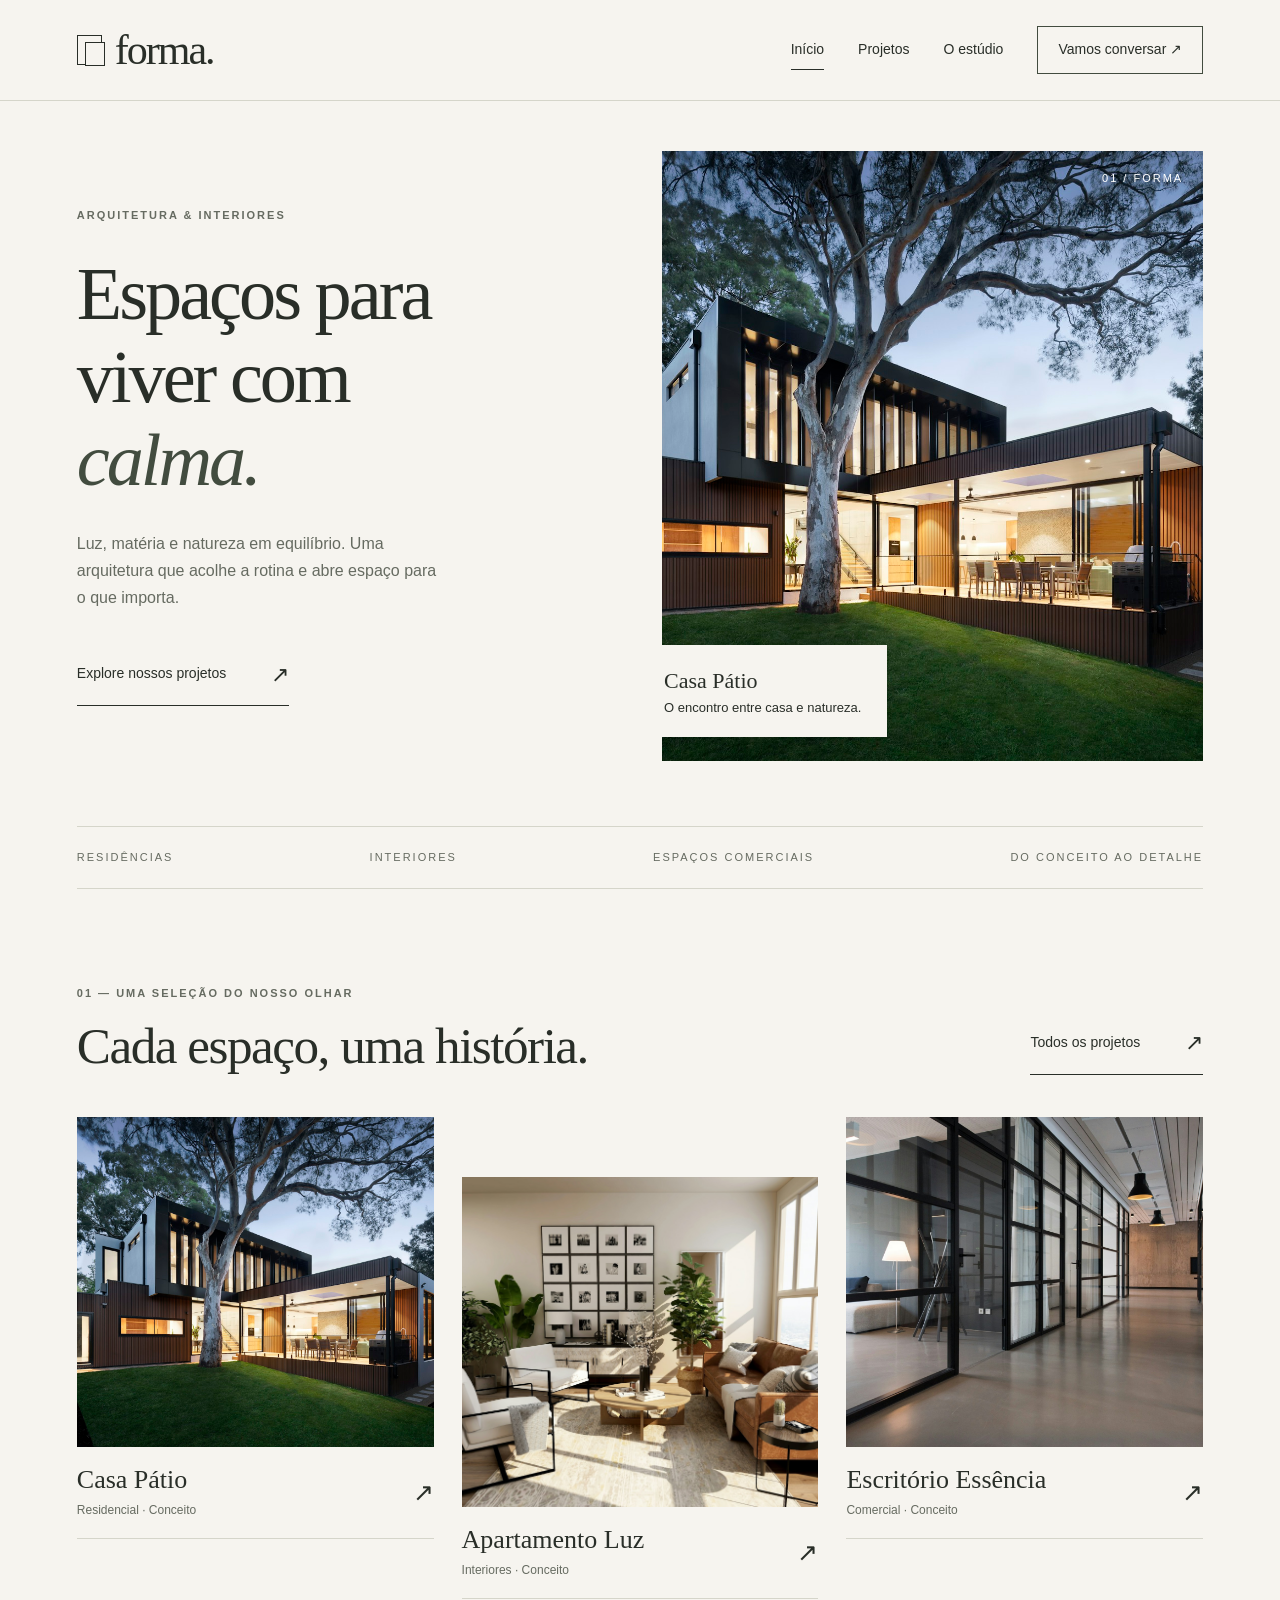
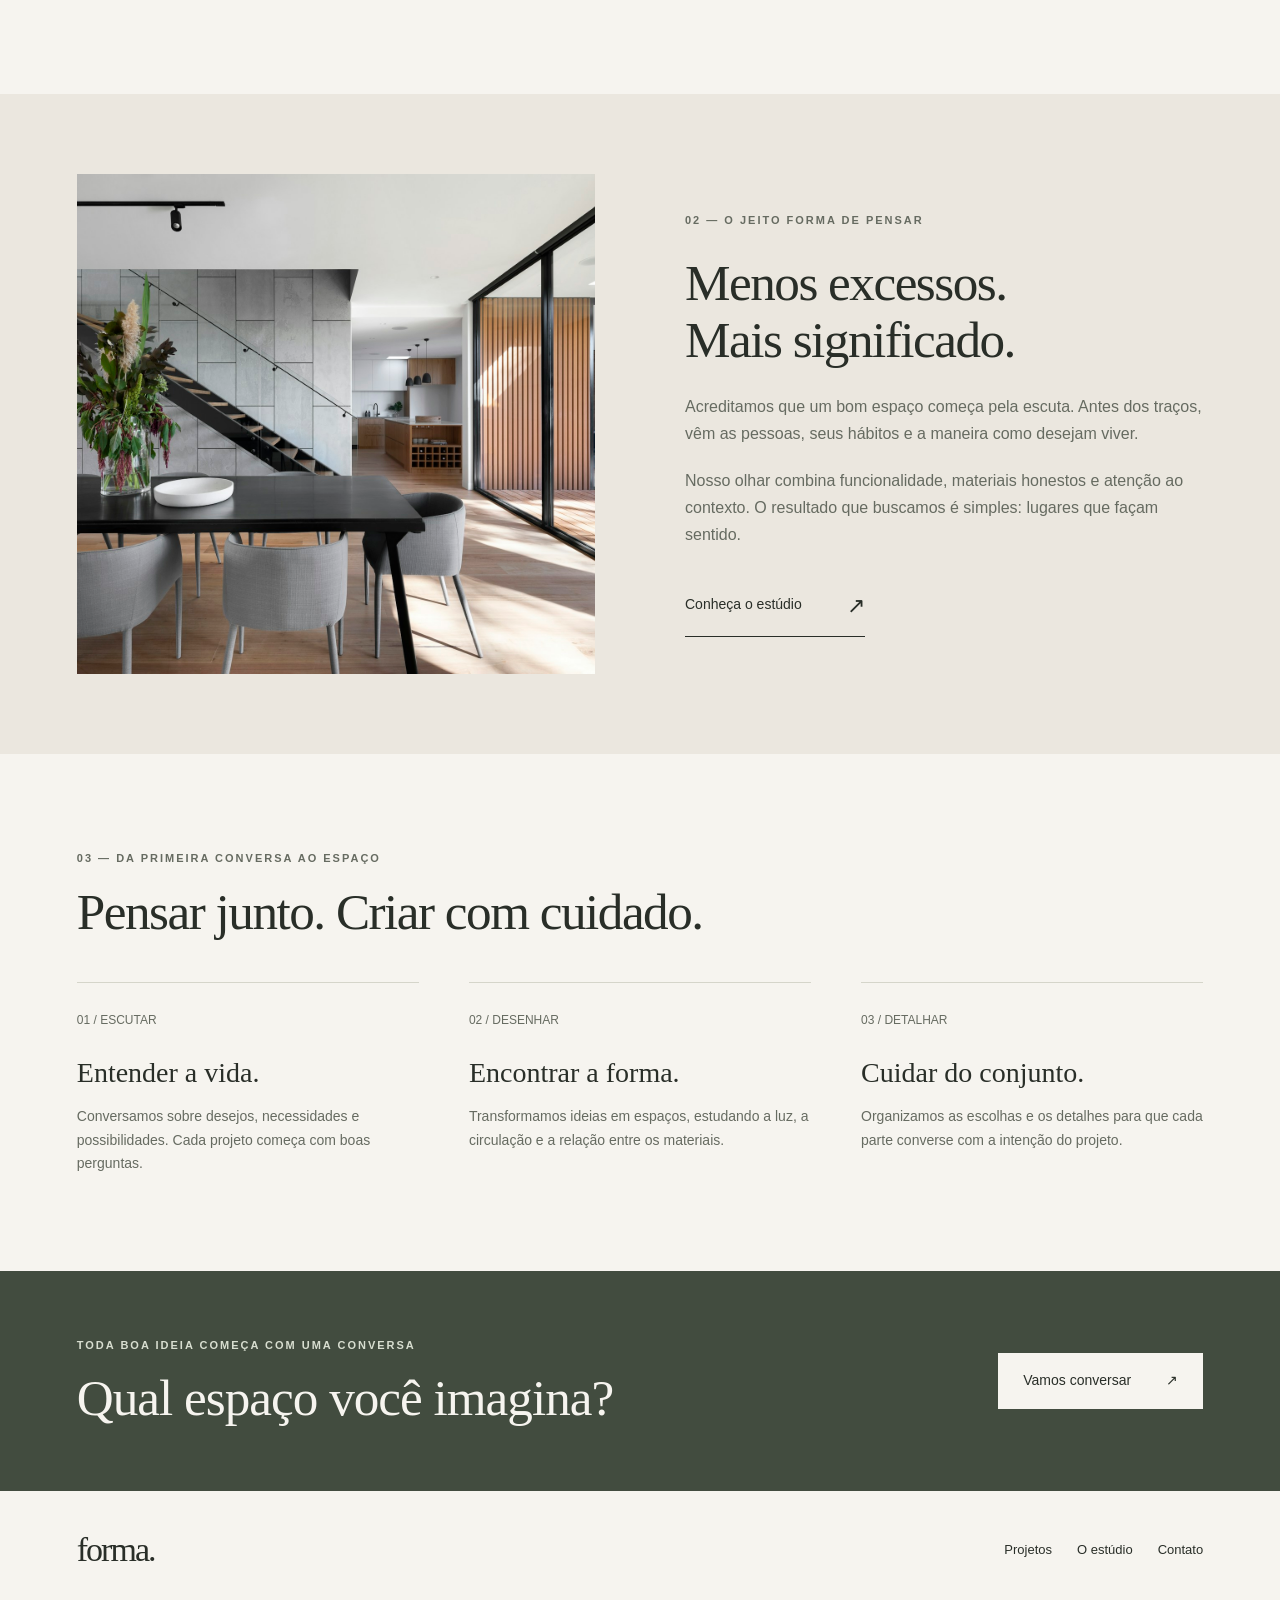
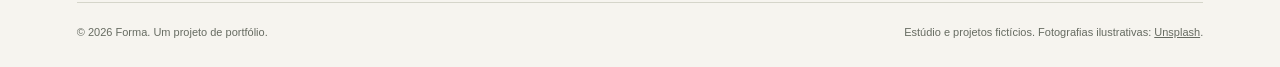
<file: index.html>
<!DOCTYPE html>
<html lang="pt-BR">
<head>
  <meta charset="UTF-8">
  <meta name="viewport" content="width=device-width, initial-scale=1.0">
  <meta name="description" content="Forma: um conceito de estúdio de arquitetura e interiores. Explore espaços, materiais e diferentes modos de habitar.">
  <title>Espaços para viver com calma | Forma Arquitetura</title>
  <link rel="icon" type="image/svg+xml" href="imagens/favicon.svg">
  <link rel="stylesheet" href="estilo.css">
  <script src="script.js" defer></script>
</head>
<body>
  <a class="pular-conteudo" href="#conteudo">Pular para o conteúdo</a>
  <header class="cabecalho">
    <div class="container barra">
      <a class="marca" href="index.html" aria-label="Forma Arquitetura, início">
        <span class="simbolo" aria-hidden="true"></span>forma.
      </a>
      <button class="botao-menu" type="button" aria-expanded="false" aria-controls="menu-principal" hidden>Menu +</button>
      <nav class="navegacao" id="menu-principal" aria-label="Navegação principal">
        <a href="index.html" aria-current="page">Início</a>
        <a href="projetos.html">Projetos</a>
        <a href="estudio.html">O estúdio</a>
        <a href="contato.html" class="link-contato">Vamos conversar ↗</a>
      </nav>
    </div>
  </header>
  <main id="conteudo">
    <section class="container hero" aria-labelledby="titulo-inicio">
      <div>
        <span class="etiqueta">Arquitetura & interiores</span>
        <h1 id="titulo-inicio">Espaços para<br>viver com<br><em>calma.</em></h1>
        <p class="descricao">Luz, matéria e natureza em equilíbrio. Uma arquitetura que acolhe a rotina e abre espaço para o que importa.</p>
        <a class="link-seta" href="projetos.html">Explore nossos projetos <span aria-hidden="true">↗</span></a>
      </div>
      <figure class="foto-hero">
        <img src="imagens/casa-patio.jpg" alt="Casa contemporânea com painéis de madeira, grandes janelas e uma árvore no jardim" width="1800" height="1200" fetchpriority="high">
        <span class="numero-foto" aria-hidden="true">01 / FORMA</span>
        <figcaption><strong>Casa Pátio</strong>O encontro entre casa e natureza.</figcaption>
      </figure>
    </section>
    <div class="container faixa" aria-label="Áreas de atuação">
      <span>Residências</span><span>Interiores</span><span>Espaços comerciais</span><span>Do conceito ao detalhe</span>
    </div>
    <section class="container secao" aria-labelledby="titulo-selecao">
      <div class="titulo-secao">
        <div><span class="etiqueta">01 — Uma seleção do nosso olhar</span><h2 id="titulo-selecao">Cada espaço, uma história.</h2></div>
        <a class="link-seta" href="projetos.html">Todos os projetos <span aria-hidden="true">↗</span></a>
      </div>
      <div class="grade-destaques">
        <a class="destaque" href="projetos.html#residenciais">
          <div class="foto-projeto">
            <img src="imagens/casa-patio.jpg" alt="Casa contemporânea com painéis de madeira, grandes janelas e uma árvore no jardim" width="1800" height="1200" loading="lazy">
          </div>
          <div class="legenda-projeto">
            <div><h3>Casa Pátio</h3><p>Residencial · Conceito</p></div>
            <span aria-hidden="true">↗</span>
          </div>
        </a>
        <a class="destaque" href="projetos.html#interiores">
          <div class="foto-projeto">
            <img src="imagens/apartamento-luz.jpg" alt="Sala de estar clara com sofá, poltronas e elementos de madeira" width="1800" height="1200" loading="lazy">
          </div>
          <div class="legenda-projeto">
            <div><h3>Apartamento Luz</h3><p>Interiores · Conceito</p></div>
            <span aria-hidden="true">↗</span>
          </div>
        </a>
        <a class="destaque" href="projetos.html#comerciais">
          <div class="foto-projeto">
            <img src="imagens/escritorio-essencia.jpg" alt="Escritório aberto com mesas compartilhadas, plantas e janelas amplas" width="1800" height="1200" loading="lazy">
          </div>
          <div class="legenda-projeto">
            <div><h3>Escritório Essência</h3><p>Comercial · Conceito</p></div>
            <span aria-hidden="true">↗</span>
          </div>
        </a>
      </div>
    </section>
    <section class="faixa-estudio" aria-labelledby="titulo-estudio">
      <div class="container duas-colunas">
        <img class="foto-estudio" src="imagens/casa-horizonte.jpg" alt="Madeira, vidro e luz natural em um ambiente integrado" width="1800" height="1200" loading="lazy">
        <div class="texto-estudio">
          <span class="etiqueta">02 — O jeito Forma de pensar</span>
          <h2 id="titulo-estudio">Menos excessos.<br>Mais significado.</h2>
          <p>Acreditamos que um bom espaço começa pela escuta. Antes dos traços, vêm as pessoas, seus hábitos e a maneira como desejam viver.</p>
          <p>Nosso olhar combina funcionalidade, materiais honestos e atenção ao contexto. O resultado que buscamos é simples: lugares que façam sentido.</p>
          <a class="link-seta" href="estudio.html">Conheça o estúdio <span aria-hidden="true">↗</span></a>
        </div>
      </div>
    </section>
    <section class="container secao" aria-labelledby="titulo-processo">
      <div class="titulo-secao"><div><span class="etiqueta">03 — Da primeira conversa ao espaço</span><h2 id="titulo-processo">Pensar junto. Criar com cuidado.</h2></div></div>
      <div class="grade-processo">
        <article class="passo"><span class="numero">01 / ESCUTAR</span><h3>Entender a vida.</h3><p>Conversamos sobre desejos, necessidades e possibilidades. Cada projeto começa com boas perguntas.</p></article>
        <article class="passo"><span class="numero">02 / DESENHAR</span><h3>Encontrar a forma.</h3><p>Transformamos ideias em espaços, estudando a luz, a circulação e a relação entre os materiais.</p></article>
        <article class="passo"><span class="numero">03 / DETALHAR</span><h3>Cuidar do conjunto.</h3><p>Organizamos as escolhas e os detalhes para que cada parte converse com a intenção do projeto.</p></article>
      </div>
    </section>
  <section class="convite" aria-labelledby="titulo-convite">
    <div class="container">
      <div>
        <span class="etiqueta">Toda boa ideia começa com uma conversa</span>
        <h2 id="titulo-convite">Qual espaço você imagina?</h2>
      </div>
      <a class="botao botao-claro" href="contato.html">Vamos conversar <span aria-hidden="true">↗</span></a>
    </div>
  </section>
  </main>
  <footer class="rodape">
    <div class="container">
      <div class="rodape-linha">
        <a class="marca" href="index.html" aria-label="Forma Arquitetura, início">forma.</a>
        <div class="rodape-links">
          <a href="projetos.html">Projetos</a>
          <a href="estudio.html">O estúdio</a>
          <a href="contato.html">Contato</a>
        </div>
      </div>
      <div class="rodape-nota">
        <p>© 2026 Forma. Um projeto de portfólio.</p>
        <p>Estúdio e projetos fictícios. Fotografias ilustrativas: <a href="https://unsplash.com" target="_blank" rel="noopener noreferrer">Unsplash</a>.</p>
      </div>
    </div>
  </footer>
</body>
</html>
</file>
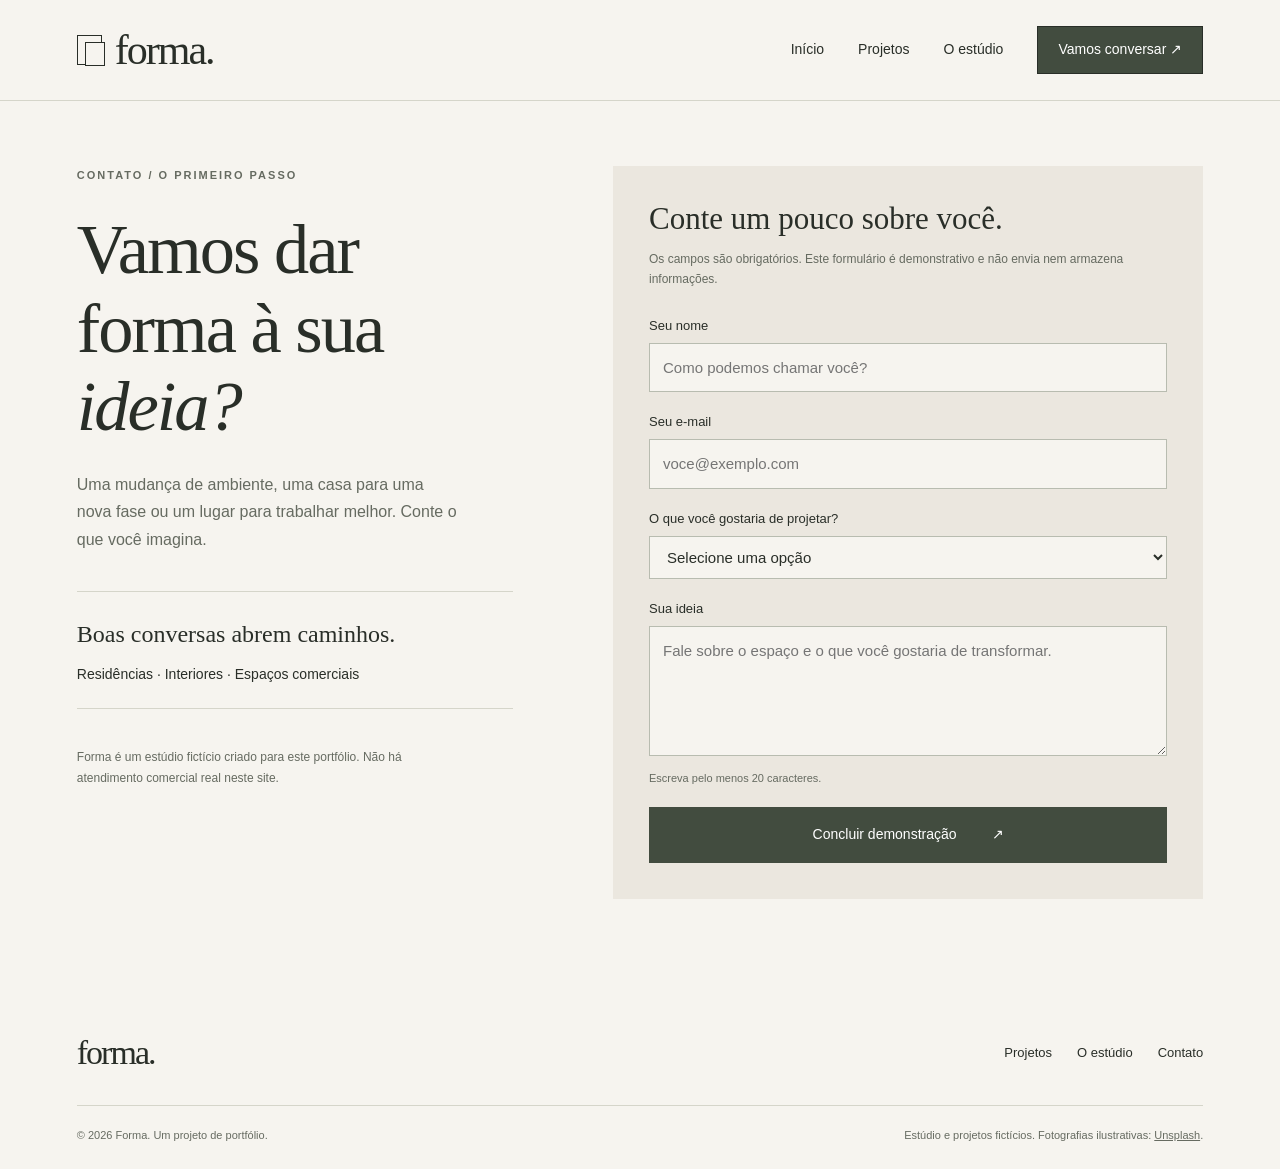
<file: contato.html>
<!DOCTYPE html>
<html lang="pt-BR">
<head>
  <meta charset="UTF-8">
  <meta name="viewport" content="width=device-width, initial-scale=1.0">
  <meta name="description" content="Explore um formulário demonstrativo para um escritório fictício de arquitetura e interiores.">
  <title>Vamos conversar | Forma Arquitetura</title>
  <link rel="icon" type="image/svg+xml" href="imagens/favicon.svg">
  <link rel="stylesheet" href="estilo.css">
  <script src="script.js" defer></script>
</head>
<body>
  <a class="pular-conteudo" href="#conteudo">Pular para o conteúdo</a>
  <header class="cabecalho">
    <div class="container barra">
      <a class="marca" href="index.html" aria-label="Forma Arquitetura, início">
        <span class="simbolo" aria-hidden="true"></span>forma.
      </a>
      <button class="botao-menu" type="button" aria-expanded="false" aria-controls="menu-principal" hidden>Menu +</button>
      <nav class="navegacao" id="menu-principal" aria-label="Navegação principal">
        <a href="index.html">Início</a>
        <a href="projetos.html">Projetos</a>
        <a href="estudio.html">O estúdio</a>
        <a href="contato.html" aria-current="page" class="link-contato">Vamos conversar ↗</a>
      </nav>
    </div>
  </header>
  <main id="conteudo">
    <div class="container contato">
      <section class="contato-intro" aria-labelledby="titulo-contato">
        <span class="etiqueta">Contato / O primeiro passo</span>
        <h1 id="titulo-contato">Vamos dar<br>forma à sua<br><em>ideia?</em></h1>
        <p>Uma mudança de ambiente, uma casa para uma nova fase ou um lugar para trabalhar melhor. Conte o que você imagina.</p>
        <div class="contato-info"><strong>Boas conversas abrem caminhos.</strong><p>Residências · Interiores · Espaços comerciais</p></div>
        <p class="nota-demo">Forma é um estúdio fictício criado para este portfólio. Não há atendimento comercial real neste site.</p>
      </section>
      <form class="formulario">
        <h2>Conte um pouco sobre você.</h2>
        <p>Os campos são obrigatórios. Este formulário é demonstrativo e não envia nem armazena informações.</p>
        <div class="campo">
          <label for="nome">Seu nome</label>
          <input type="text" id="nome" name="nome" placeholder="Como podemos chamar você?" autocomplete="name" minlength="2" maxlength="80" required>
        </div>
        <div class="campo">
          <label for="email">Seu e-mail</label>
          <input type="email" id="email" name="email" placeholder="voce@exemplo.com" autocomplete="email" maxlength="120" required>
        </div>
        <div class="campo">
          <label for="tipo">O que você gostaria de projetar?</label>
          <select id="tipo" name="tipo" required>
            <option value="">Selecione uma opção</option>
            <option value="residencial">Uma residência</option>
            <option value="interiores">Um projeto de interiores</option>
            <option value="comercial">Um espaço comercial</option>
          </select>
        </div>
        <div class="campo">
          <label for="mensagem">Sua ideia</label>
          <textarea id="mensagem" name="mensagem" placeholder="Fale sobre o espaço e o que você gostaria de transformar." minlength="20" maxlength="2000" aria-describedby="ajuda-mensagem" required></textarea>
          <small class="ajuda" id="ajuda-mensagem">Escreva pelo menos 20 caracteres.</small>
        </div>
        <button class="botao" type="submit" disabled>Concluir demonstração <span aria-hidden="true">↗</span></button>
        <div class="resposta-formulario" role="status" aria-live="polite" tabindex="-1" hidden></div>
        <noscript><p class="nota-demo">Ative o JavaScript para concluir a demonstração. Não preencha dados pessoais com o JavaScript desativado.</p></noscript>
      </form>
    </div>
  </main>
  <footer class="rodape">
    <div class="container">
      <div class="rodape-linha">
        <a class="marca" href="index.html" aria-label="Forma Arquitetura, início">forma.</a>
        <div class="rodape-links">
          <a href="projetos.html">Projetos</a>
          <a href="estudio.html">O estúdio</a>
          <a href="contato.html">Contato</a>
        </div>
      </div>
      <div class="rodape-nota">
        <p>© 2026 Forma. Um projeto de portfólio.</p>
        <p>Estúdio e projetos fictícios. Fotografias ilustrativas: <a href="https://unsplash.com" target="_blank" rel="noopener noreferrer">Unsplash</a>.</p>
      </div>
    </div>
  </footer>
</body>
</html>
</file>
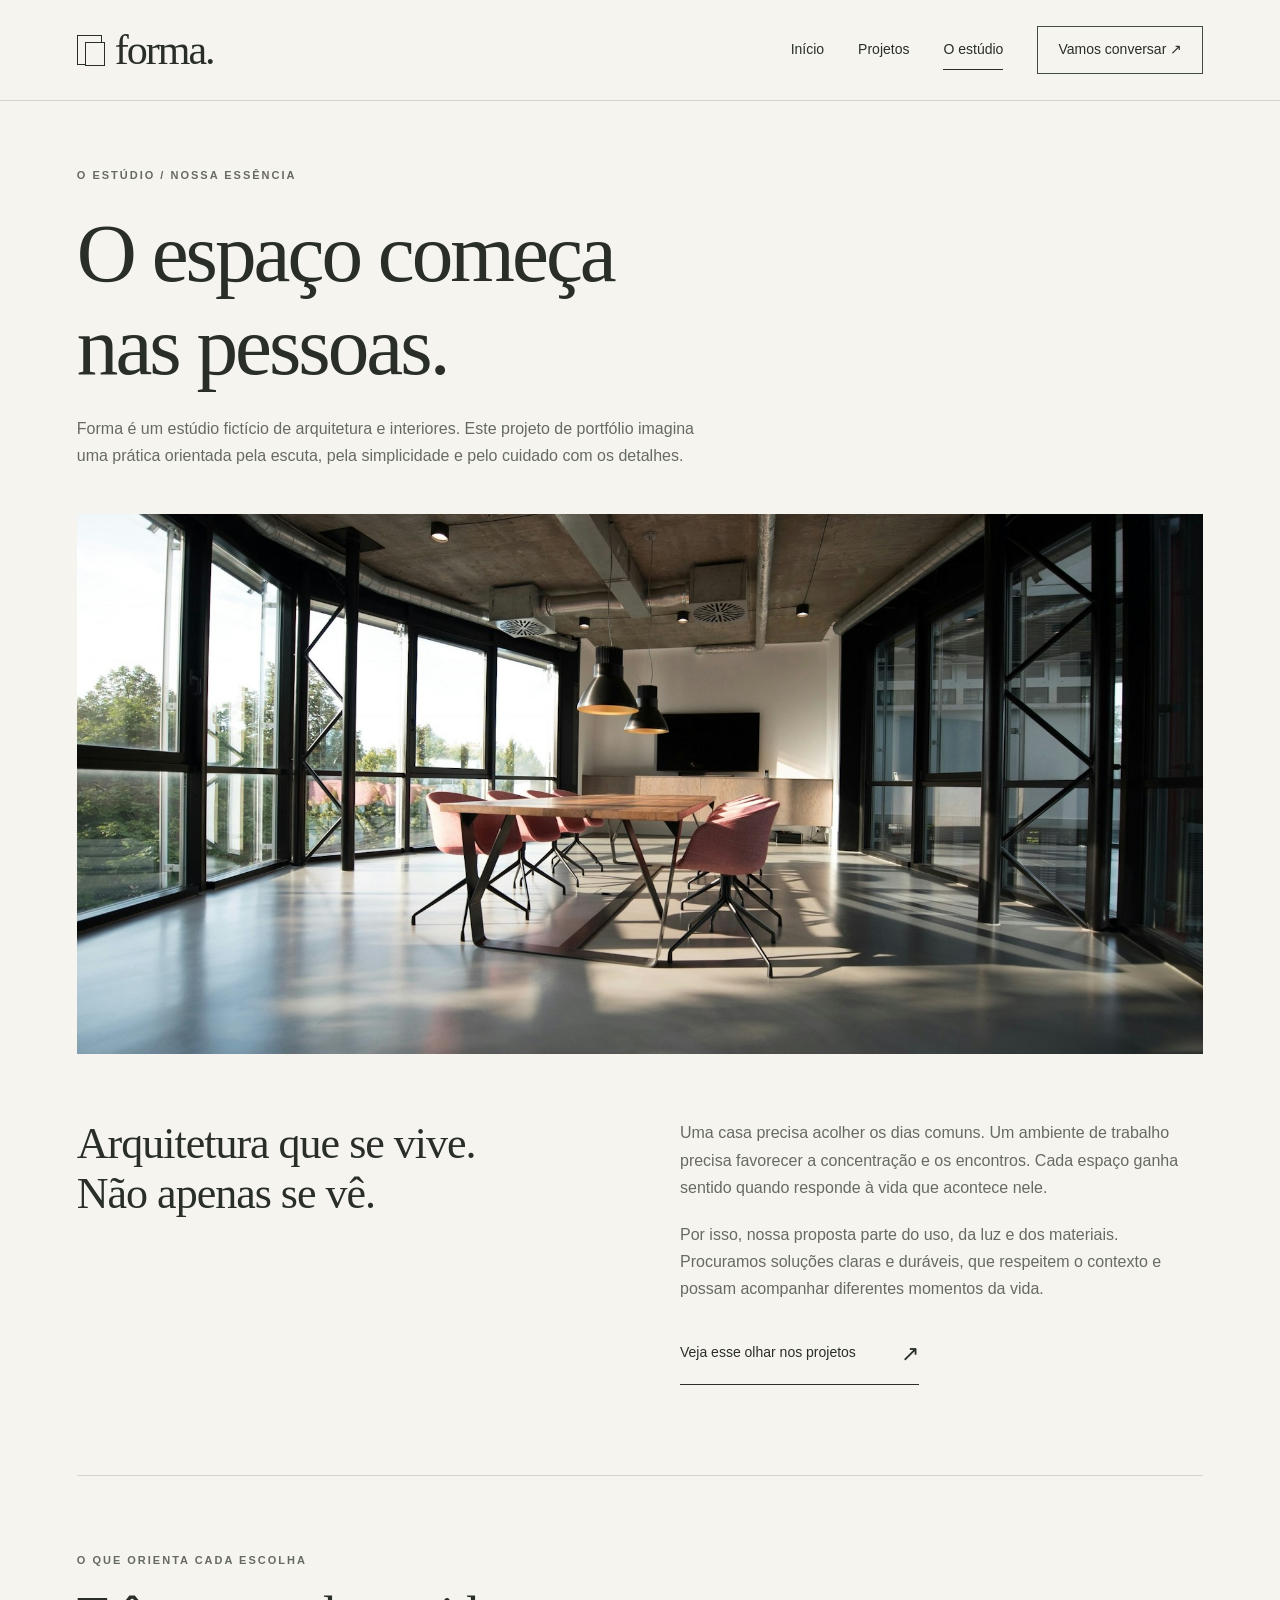
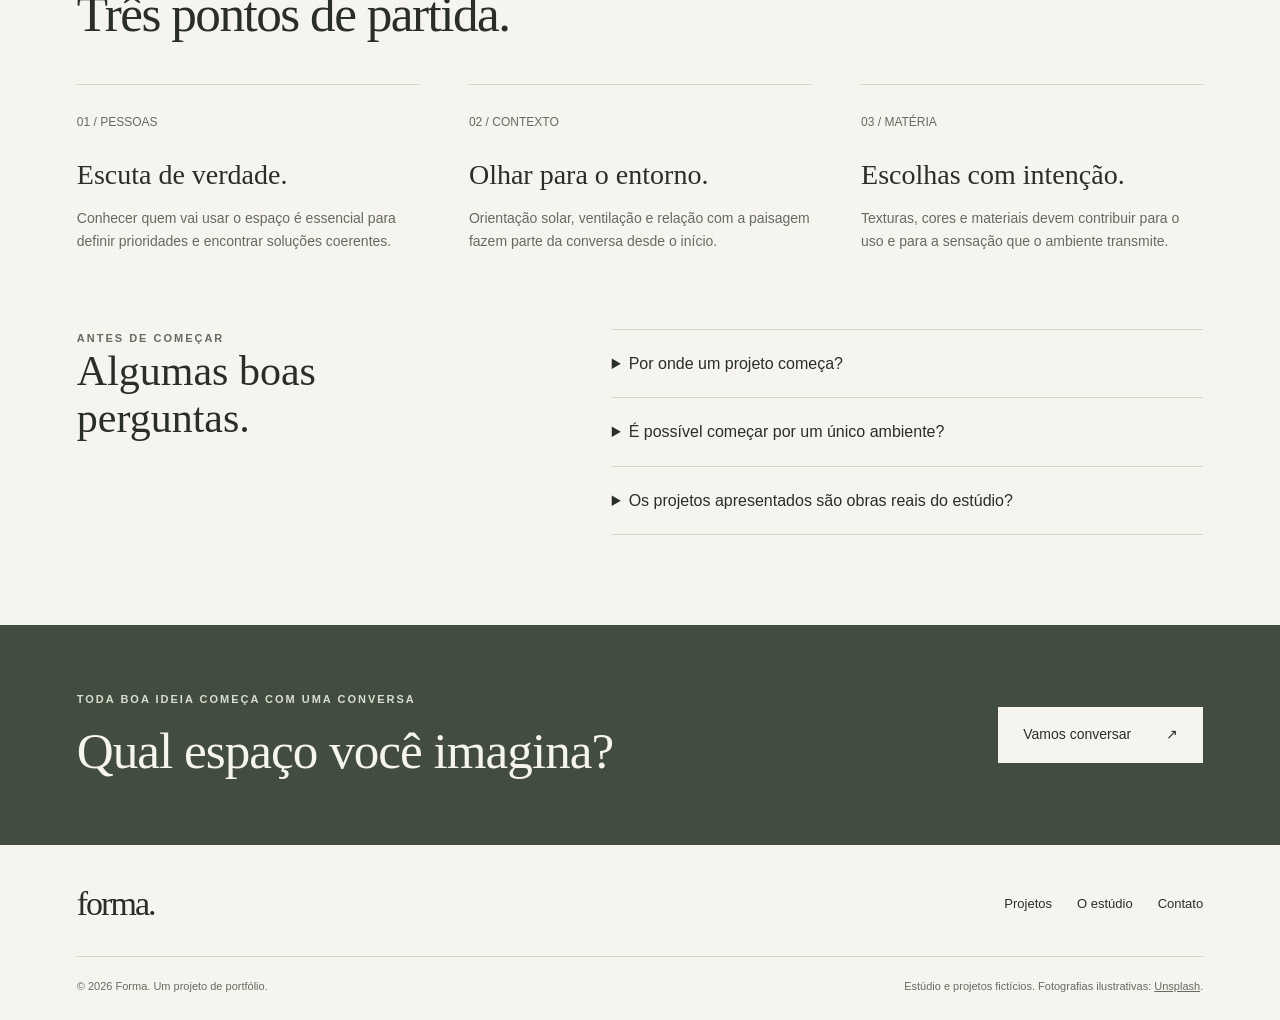
<file: estudio.html>
<!DOCTYPE html>
<html lang="pt-BR">
<head>
  <meta charset="UTF-8">
  <meta name="viewport" content="width=device-width, initial-scale=1.0">
  <meta name="description" content="Conheça o conceito do Forma: arquitetura centrada nas pessoas, no contexto e na escolha cuidadosa dos materiais.">
  <title>O estúdio | Forma Arquitetura</title>
  <link rel="icon" type="image/svg+xml" href="imagens/favicon.svg">
  <link rel="stylesheet" href="estilo.css">
  <script src="script.js" defer></script>
</head>
<body>
  <a class="pular-conteudo" href="#conteudo">Pular para o conteúdo</a>
  <header class="cabecalho">
    <div class="container barra">
      <a class="marca" href="index.html" aria-label="Forma Arquitetura, início">
        <span class="simbolo" aria-hidden="true"></span>forma.
      </a>
      <button class="botao-menu" type="button" aria-expanded="false" aria-controls="menu-principal" hidden>Menu +</button>
      <nav class="navegacao" id="menu-principal" aria-label="Navegação principal">
        <a href="index.html">Início</a>
        <a href="projetos.html">Projetos</a>
        <a href="estudio.html" aria-current="page">O estúdio</a>
        <a href="contato.html" class="link-contato">Vamos conversar ↗</a>
      </nav>
    </div>
  </header>
  <main id="conteudo">
    <div class="container">
      <header class="abertura-pagina abertura-estudio">
        <span class="etiqueta">O estúdio / Nossa essência</span>
        <h1>O espaço começa<br>nas pessoas.</h1>
        <p>Forma é um estúdio fictício de arquitetura e interiores. Este projeto de portfólio imagina uma prática orientada pela escuta, pela simplicidade e pelo cuidado com os detalhes.</p>
      </header>
      <img class="imagem-ampla" src="imagens/estudio.jpg" alt="Ambiente de trabalho amplo, com mesas compartilhadas e luz natural" width="1800" height="1200" fetchpriority="high">
      <section class="manifesto" aria-labelledby="titulo-manifesto">
        <h2 id="titulo-manifesto">Arquitetura que se vive.<br>Não apenas se vê.</h2>
        <div><p>Uma casa precisa acolher os dias comuns. Um ambiente de trabalho precisa favorecer a concentração e os encontros. Cada espaço ganha sentido quando responde à vida que acontece nele.</p><p>Por isso, nossa proposta parte do uso, da luz e dos materiais. Procuramos soluções claras e duráveis, que respeitem o contexto e possam acompanhar diferentes momentos da vida.</p><a class="link-seta" href="projetos.html">Veja esse olhar nos projetos <span aria-hidden="true">↗</span></a></div>
      </section>
      <section class="valores" aria-labelledby="titulo-valores">
        <div class="titulo-secao"><div><span class="etiqueta">O que orienta cada escolha</span><h2 id="titulo-valores">Três pontos de partida.</h2></div></div>
        <div class="grade-processo">
          <article class="passo"><span class="numero">01 / PESSOAS</span><h3>Escuta de verdade.</h3><p>Conhecer quem vai usar o espaço é essencial para definir prioridades e encontrar soluções coerentes.</p></article>
          <article class="passo"><span class="numero">02 / CONTEXTO</span><h3>Olhar para o entorno.</h3><p>Orientação solar, ventilação e relação com a paisagem fazem parte da conversa desde o início.</p></article>
          <article class="passo"><span class="numero">03 / MATÉRIA</span><h3>Escolhas com intenção.</h3><p>Texturas, cores e materiais devem contribuir para o uso e para a sensação que o ambiente transmite.</p></article>
        </div>
      </section>
      <section class="perguntas" aria-labelledby="titulo-perguntas">
        <div><span class="etiqueta">Antes de começar</span><h2 id="titulo-perguntas">Algumas boas<br>perguntas.</h2></div>
        <div>
          <details><summary>Por onde um projeto começa?</summary><p>Pela conversa sobre a rotina, o espaço disponível e o que se deseja transformar. Essas informações orientam os primeiros estudos.</p></details>
          <details><summary>É possível começar por um único ambiente?</summary><p>Sim. Uma proposta pode estudar um ambiente específico ou a relação entre vários espaços, conforme o objetivo definido no início.</p></details>
          <details><summary>Os projetos apresentados são obras reais do estúdio?</summary><p>Não. O estúdio e os conceitos são fictícios, criados para este portfólio de desenvolvimento web. As fotografias do Unsplash são referências ilustrativas e não representam obras de autoria do Forma.</p></details>
        </div>
      </section>
    </div>
  <section class="convite" aria-labelledby="titulo-convite">
    <div class="container">
      <div>
        <span class="etiqueta">Toda boa ideia começa com uma conversa</span>
        <h2 id="titulo-convite">Qual espaço você imagina?</h2>
      </div>
      <a class="botao botao-claro" href="contato.html">Vamos conversar <span aria-hidden="true">↗</span></a>
    </div>
  </section>
  </main>
  <footer class="rodape">
    <div class="container">
      <div class="rodape-linha">
        <a class="marca" href="index.html" aria-label="Forma Arquitetura, início">forma.</a>
        <div class="rodape-links">
          <a href="projetos.html">Projetos</a>
          <a href="estudio.html">O estúdio</a>
          <a href="contato.html">Contato</a>
        </div>
      </div>
      <div class="rodape-nota">
        <p>© 2026 Forma. Um projeto de portfólio.</p>
        <p>Estúdio e projetos fictícios. Fotografias ilustrativas: <a href="https://unsplash.com" target="_blank" rel="noopener noreferrer">Unsplash</a>.</p>
      </div>
    </div>
  </footer>
</body>
</html>
</file>
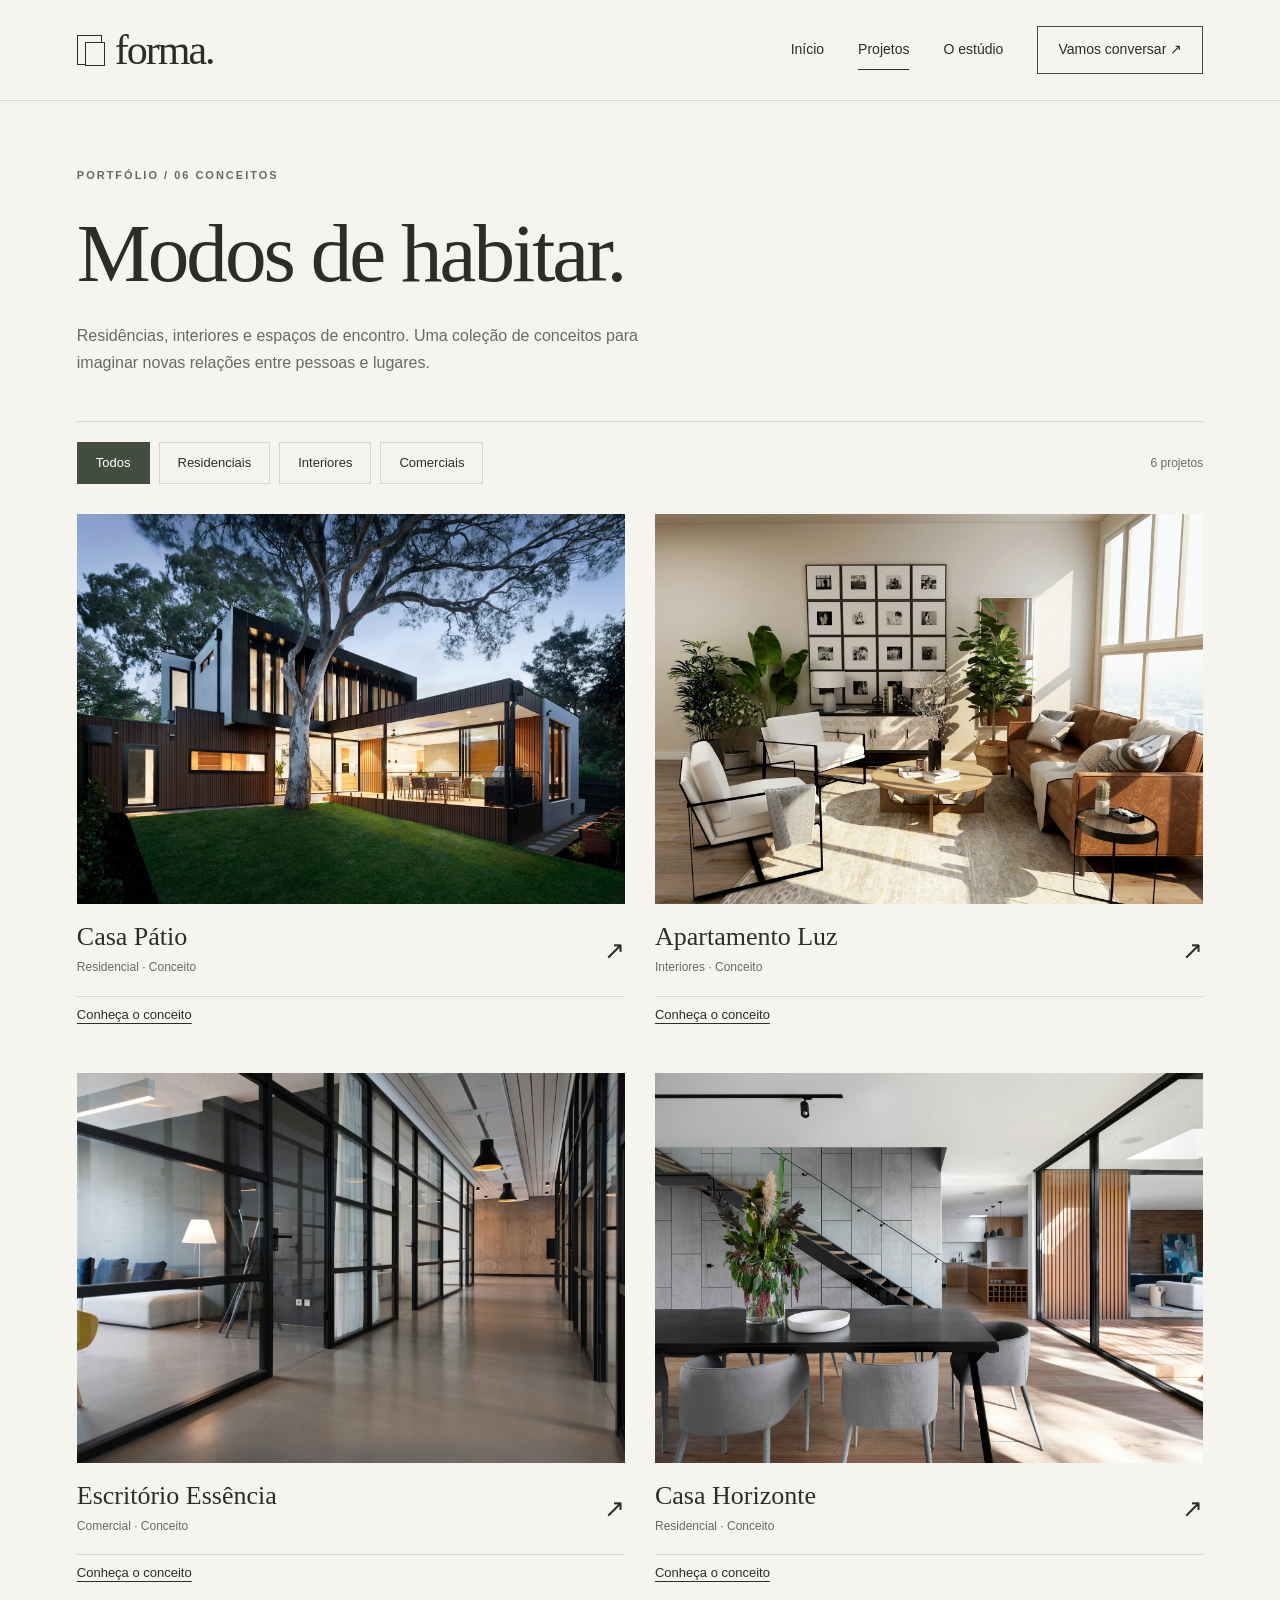
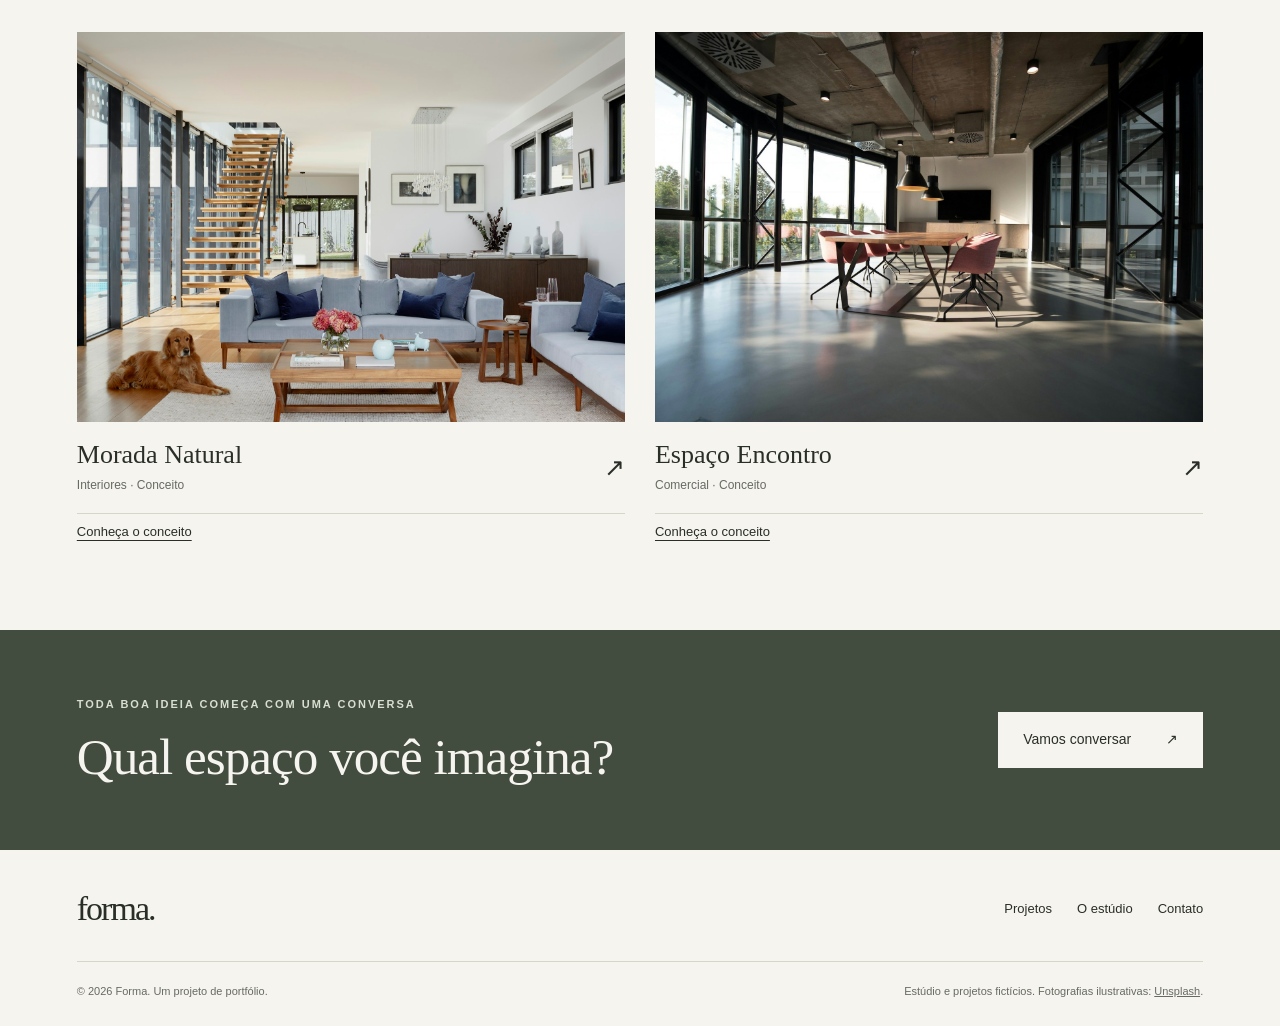
<file: projetos.html>
<!DOCTYPE html>
<html lang="pt-BR">
<head>
  <meta charset="UTF-8">
  <meta name="viewport" content="width=device-width, initial-scale=1.0">
  <meta name="description" content="Conheça seis conceitos de residências, interiores e espaços comerciais no portfólio fictício do Forma.">
  <title>Projetos | Forma Arquitetura</title>
  <link rel="icon" type="image/svg+xml" href="imagens/favicon.svg">
  <link rel="stylesheet" href="estilo.css">
  <script src="script.js" defer></script>
</head>
<body>
  <a class="pular-conteudo" href="#conteudo">Pular para o conteúdo</a>
  <header class="cabecalho">
    <div class="container barra">
      <a class="marca" href="index.html" aria-label="Forma Arquitetura, início">
        <span class="simbolo" aria-hidden="true"></span>forma.
      </a>
      <button class="botao-menu" type="button" aria-expanded="false" aria-controls="menu-principal" hidden>Menu +</button>
      <nav class="navegacao" id="menu-principal" aria-label="Navegação principal">
        <a href="index.html">Início</a>
        <a href="projetos.html" aria-current="page">Projetos</a>
        <a href="estudio.html">O estúdio</a>
        <a href="contato.html" class="link-contato">Vamos conversar ↗</a>
      </nav>
    </div>
  </header>
  <main id="conteudo">
    <div class="container">
      <header class="abertura-pagina">
        <span class="etiqueta">Portfólio / 06 conceitos</span>
        <h1>Modos de habitar.</h1>
        <p>Residências, interiores e espaços de encontro. Uma coleção de conceitos para imaginar novas relações entre pessoas e lugares.</p>
      </header>
      <div class="barra-filtros">
        <div class="filtros" role="group" aria-label="Filtrar projetos por categoria">
          <button class="filtro ativo" type="button" data-filtro="todos" aria-pressed="true">Todos</button>
          <button class="filtro" id="residenciais" type="button" data-filtro="residenciais" aria-pressed="false">Residenciais</button>
          <button class="filtro" id="interiores" type="button" data-filtro="interiores" aria-pressed="false">Interiores</button>
          <button class="filtro" id="comerciais" type="button" data-filtro="comerciais" aria-pressed="false">Comerciais</button>
        </div>
        <p class="contador" role="status" aria-live="polite">6 projetos</p>
      </div>
      <noscript><p class="aviso-sem-js">Todos os projetos estão disponíveis abaixo. Ative o JavaScript para usar os filtros e abrir os detalhes.</p></noscript>
      <div class="grade-projetos">
      <article class="cartao-projeto" data-categoria="residenciais" data-descricao="Um conceito de casa que aproxima a vida cotidiana do jardim. A proposta explora aberturas generosas, materiais naturais e ambientes que convidam a permanecer. A fotografia é uma referência visual ilustrativa.">
        <div class="foto-projeto"><img src="imagens/casa-patio.jpg" alt="Casa contemporânea com painéis de madeira, grandes janelas e uma árvore no jardim" width="1800" height="1200" loading="lazy"></div>
        <div class="legenda-projeto">
          <div><h3>Casa Pátio</h3><p class="tipo-projeto">Residencial · Conceito</p></div>
          <span aria-hidden="true">↗</span>
        </div>
        <button class="detalhes-projeto" type="button" aria-label="Ver detalhes de Casa Pátio">Conheça o conceito</button>
      </article>
      <article class="cartao-projeto" data-categoria="interiores" data-descricao="Uma proposta de interiores guiada pela luz natural e por uma paleta tranquila. Móveis de linhas simples e materiais acolhedores ajudam a criar um espaço confortável para diferentes momentos da rotina. A fotografia é uma referência visual ilustrativa.">
        <div class="foto-projeto"><img src="imagens/apartamento-luz.jpg" alt="Sala de estar clara com sofá, poltronas e elementos de madeira" width="1800" height="1200" loading="lazy"></div>
        <div class="legenda-projeto">
          <div><h3>Apartamento Luz</h3><p class="tipo-projeto">Interiores · Conceito</p></div>
          <span aria-hidden="true">↗</span>
        </div>
        <button class="detalhes-projeto" type="button" aria-label="Ver detalhes de Apartamento Luz">Conheça o conceito</button>
      </article>
      <article class="cartao-projeto" data-categoria="comerciais" data-descricao="Um conceito de espaço de trabalho com áreas compartilhadas, circulação livre e presença de vegetação. A proposta equilibra momentos de concentração com oportunidades de encontro. A fotografia é uma referência visual ilustrativa.">
        <div class="foto-projeto"><img src="imagens/escritorio-essencia.jpg" alt="Escritório aberto com mesas compartilhadas, plantas e janelas amplas" width="1800" height="1200" loading="lazy"></div>
        <div class="legenda-projeto">
          <div><h3>Escritório Essência</h3><p class="tipo-projeto">Comercial · Conceito</p></div>
          <span aria-hidden="true">↗</span>
        </div>
        <button class="detalhes-projeto" type="button" aria-label="Ver detalhes de Escritório Essência">Conheça o conceito</button>
      </article>
      <article class="cartao-projeto" data-categoria="residenciais" data-descricao="Um estudo residencial em que sala, jantar e varanda formam uma sequência de espaços conectados. Madeira, vidro e tons neutros orientam a composição e valorizam a relação entre dentro e fora. A fotografia é uma referência visual ilustrativa.">
        <div class="foto-projeto"><img src="imagens/casa-horizonte.jpg" alt="Ambiente integrado com mesa de jantar, escada e portas de vidro abertas para a varanda" width="1800" height="1200" loading="lazy"></div>
        <div class="legenda-projeto">
          <div><h3>Casa Horizonte</h3><p class="tipo-projeto">Residencial · Conceito</p></div>
          <span aria-hidden="true">↗</span>
        </div>
        <button class="detalhes-projeto" type="button" aria-label="Ver detalhes de Casa Horizonte">Conheça o conceito</button>
      </article>
      <article class="cartao-projeto" data-categoria="interiores" data-descricao="Uma proposta para viver com mais leveza. A seleção de texturas, o aproveitamento da iluminação e a disposição dos móveis procuram tornar os ambientes agradáveis e fáceis de usar. A fotografia é uma referência visual ilustrativa.">
        <div class="foto-projeto"><img src="imagens/interior-natural.jpg" alt="Sala com sofá cinza, escada de madeira e amplas portas de vidro" width="1800" height="1200" loading="lazy"></div>
        <div class="legenda-projeto">
          <div><h3>Morada Natural</h3><p class="tipo-projeto">Interiores · Conceito</p></div>
          <span aria-hidden="true">↗</span>
        </div>
        <button class="detalhes-projeto" type="button" aria-label="Ver detalhes de Morada Natural">Conheça o conceito</button>
      </article>
      <article class="cartao-projeto" data-categoria="comerciais" data-descricao="Um conceito de ambiente comercial pensado para receber, trabalhar e trocar ideias. Áreas abertas e pontos de convivência sugerem diferentes possibilidades de uso ao longo do dia. A fotografia é uma referência visual ilustrativa.">
        <div class="foto-projeto"><img src="imagens/estudio.jpg" alt="Espaço de trabalho com mesas, cadeiras e iluminação natural" width="1800" height="1200" loading="lazy"></div>
        <div class="legenda-projeto">
          <div><h3>Espaço Encontro</h3><p class="tipo-projeto">Comercial · Conceito</p></div>
          <span aria-hidden="true">↗</span>
        </div>
        <button class="detalhes-projeto" type="button" aria-label="Ver detalhes de Espaço Encontro">Conheça o conceito</button>
      </article>
      </div>
    </div>
    <dialog class="janela-projeto" aria-labelledby="titulo-janela">
      <div class="conteudo-janela">
        <button class="fechar-janela" type="button">Fechar ×</button>
        <img class="imagem-janela" alt="" width="1800" height="1200">
        <div class="texto-janela">
          <span class="etiqueta"></span>
          <h2 id="titulo-janela"></h2>
          <p class="descricao-projeto"></p>
          <a class="link-seta" href="contato.html">Vamos pensar no seu espaço? <span aria-hidden="true">↗</span></a>
        </div>
      </div>
    </dialog>
  <section class="convite" aria-labelledby="titulo-convite">
    <div class="container">
      <div>
        <span class="etiqueta">Toda boa ideia começa com uma conversa</span>
        <h2 id="titulo-convite">Qual espaço você imagina?</h2>
      </div>
      <a class="botao botao-claro" href="contato.html">Vamos conversar <span aria-hidden="true">↗</span></a>
    </div>
  </section>
  </main>
  <footer class="rodape">
    <div class="container">
      <div class="rodape-linha">
        <a class="marca" href="index.html" aria-label="Forma Arquitetura, início">forma.</a>
        <div class="rodape-links">
          <a href="projetos.html">Projetos</a>
          <a href="estudio.html">O estúdio</a>
          <a href="contato.html">Contato</a>
        </div>
      </div>
      <div class="rodape-nota">
        <p>© 2026 Forma. Um projeto de portfólio.</p>
        <p>Estúdio e projetos fictícios. Fotografias ilustrativas: <a href="https://unsplash.com" target="_blank" rel="noopener noreferrer">Unsplash</a>.</p>
      </div>
    </div>
  </footer>
</body>
</html>
</file>
<file: estilo.css>
:root {
  --fundo: #f6f4ef;
  --papel: #ebe7df;
  --texto: #292e28;
  --suave: #666b61;
  --verde: #424c3f;
  --linha: #d5d5ca;
}

* {
  box-sizing: border-box;
}
html {
  scroll-behavior: smooth;
}
body {
  margin: 0;
  background: var(--fundo);
  color: var(--texto);
  font-family: Arial, Helvetica, sans-serif;
  font-size: 16px;
  line-height: 1.7;
}
body.modal-aberto {
  overflow: hidden;
}
a {
  color: inherit;
  text-decoration: none;
}
button, input, select, textarea {
  font: inherit;
}
button, select {
  cursor: pointer;
}
button {
  color: inherit;
}
img {
  display: block;
  max-width: 100%;
}
h1, h2, h3, p {
  margin: 0;
}
h1, h2, h3 {
  font-family: Georgia, 'Times New Roman', serif;
  font-weight: 400;
  line-height: 1.12;
}
button, a, input, select, textarea {
  -webkit-tap-highlight-color: transparent;
}
:focus-visible {
  outline: 3px solid #92744e;
  outline-offset: 6px;
}
[hidden] {
  display: none !important;
}
.container {
  width: min(1280px, 88%);
  margin: 0 auto;
}
.pular-conteudo {
  position: fixed;
  top: -100px;
  left: 20px;
  z-index: 10;
  padding: 12px 20px;
  background: var(--texto);
  color: white;
}
.pular-conteudo:focus {
  top: 16px;
}
.cabecalho {
  border-bottom: 1px solid var(--linha);
}
.barra {
  min-height: 100px;
  display: flex;
  align-items: center;
  justify-content: space-between;
  gap: 30px;
}
.marca {
  display: inline-flex;
  align-items: center;
  gap: 13px;
  font: 42px/1 Georgia, 'Times New Roman', serif;
  letter-spacing: -2px;
}
.simbolo {
  width: 25px;
  height: 30px;
  border: 1px solid currentColor;
  position: relative;
  display: inline-block;
}
.simbolo::after {
  content: '';
  width: 18px;
  height: 22px;
  border: 1px solid currentColor;
  position: absolute;
  top: 6px;
  left: 7px;
  background: var(--fundo);
}
.navegacao {
  display: flex;
  align-items: center;
  gap: 34px;
  font-size: 14px;
}
.navegacao a {
  padding: 8px 0;
  border-bottom: 1px solid transparent;
}
.navegacao a:hover, .navegacao a[aria-current='page'] {
  border-color: var(--texto);
}
.navegacao .link-contato {
  border: 1px solid var(--verde);
  padding: 11px 20px;
}
.navegacao .link-contato:hover, .navegacao .link-contato[aria-current='page'] {
  background: var(--verde);
  color: white;
}
.botao-menu {
  display: none;
  background: none;
  border: 1px solid var(--linha);
  padding: 9px 14px;
  font-size: 14px;
}
.etiqueta {
  display: block;
  color: var(--suave);
  font-size: 11px;
  font-weight: 600;
  letter-spacing: 2px;
  text-transform: uppercase;
}
.hero {
  display: grid;
  grid-template-columns: 1fr 1.05fr;
  align-items: center;
  gap: 70px;
  padding: 50px 0 65px;
}
.hero h1 {
  font-size: clamp(56px, 5.8vw, 88px);
  letter-spacing: -3px;
  margin: 28px 0;
}
.hero h1 em {
  font-weight: 400;
  color: var(--verde);
}
.hero .descricao {
  max-width: 360px;
  color: var(--suave);
  font-size: 16px;
}
.link-seta {
  display: inline-flex;
  align-items: center;
  justify-content: space-between;
  gap: 45px;
  border-bottom: 1px solid var(--texto);
  padding: 12px 0;
  font-size: 14px;
}
.link-seta span {
  font-size: 22px;
  transition: transform .2s;
}
.link-seta:hover span {
  transform: translate(3px, -3px);
}
.hero .link-seta {
  margin-top: 32px;
}
.foto-hero {
  position: relative;
  margin: 0;
}
.foto-hero img {
  width: 100%;
  height: 610px;
  object-fit: cover;
  object-position: 58% center;
}
.foto-hero figcaption {
  position: absolute;
  bottom: 24px;
  left: -24px;
  background: var(--fundo);
  padding: 18px 26px;
  min-width: 210px;
  font-size: 13px;
  line-height: 1.6;
}
.foto-hero figcaption strong {
  display: block;
  font-family: Georgia, serif;
  font-size: 22px;
  font-weight: 400;
}
.numero-foto {
  position: absolute;
  right: 20px;
  top: 18px;
  color: white;
  font-size: 11px;
  letter-spacing: 2px;
}
.faixa {
  display: flex;
  justify-content: space-between;
  gap: 20px;
  padding: 21px 0;
  border-top: 1px solid var(--linha);
  border-bottom: 1px solid var(--linha);
  font-size: 11px;
  letter-spacing: 2px;
  text-transform: uppercase;
  color: var(--suave);
}
.secao {
  padding: 95px 0;
}
.titulo-secao {
  display: flex;
  justify-content: space-between;
  align-items: end;
  gap: 30px;
  margin-bottom: 42px;
}
.titulo-secao h2 {
  font-size: clamp(36px, 4vw, 52px);
  letter-spacing: -1.5px;
  margin-top: 15px;
}
.grade-destaques {
  display: grid;
  grid-template-columns: repeat(3, 1fr);
  gap: 28px;
}
.destaque:nth-child(2) {
  padding-top: 60px;
}
.foto-projeto {
  overflow: hidden;
  background: var(--papel);
}
.foto-projeto img {
  width: 100%;
  height: 330px;
  object-fit: cover;
  transition: transform .4s;
}
.destaque:hover img, .cartao-projeto:hover img {
  transform: scale(1.035);
}
.legenda-projeto {
  display: flex;
  align-items: center;
  justify-content: space-between;
  gap: 16px;
  padding: 18px 0;
  border-bottom: 1px solid var(--linha);
}
.legenda-projeto h3 {
  font-size: 26px;
  margin-bottom: 6px;
}
.legenda-projeto p {
  font-size: 12px;
  color: var(--suave);
}
.legenda-projeto > span {
  font-size: 25px;
}
.faixa-estudio {
  background: var(--papel);
  padding: 80px 0;
}
.duas-colunas {
  display: grid;
  grid-template-columns: 1fr 1fr;
  align-items: center;
  gap: 90px;
}
.foto-estudio {
  width: 100%;
  height: 500px;
  object-fit: cover;
}
.texto-estudio h2 {
  font-size: clamp(38px, 4vw, 58px);
  letter-spacing: -1.5px;
  margin: 24px 0;
}
.texto-estudio p {
  color: var(--suave);
  margin-bottom: 20px;
}
.texto-estudio .link-seta {
  margin-top: 6px;
}
.grade-processo {
  display: grid;
  grid-template-columns: repeat(3, 1fr);
  gap: 50px;
}
.passo {
  border-top: 1px solid var(--linha);
  padding-top: 22px;
}
.passo .numero {
  font-size: 12px;
  color: var(--suave);
}
.passo h3 {
  font-size: 28px;
  margin: 25px 0 16px;
}
.passo p {
  color: var(--suave);
  font-size: 14px;
}
.convite {
  background: var(--verde);
  color: var(--fundo);
  padding: 65px 0;
}
.convite .container {
  display: flex;
  align-items: center;
  justify-content: space-between;
  gap: 40px;
}
.convite .etiqueta {
  color: #d8ded0;
}
.convite h2 {
  font-size: clamp(34px, 4vw, 52px);
  margin-top: 14px;
  letter-spacing: -1px;
}
.botao {
  display: inline-flex;
  justify-content: center;
  align-items: center;
  gap: 35px;
  background: var(--verde);
  color: white;
  border: 1px solid var(--verde);
  padding: 15px 24px;
  font-size: 14px;
  transition: background .2s;
}
.botao:hover {
  background: #293325;
}
.botao-claro {
  background: var(--fundo);
  color: var(--texto);
  border-color: var(--fundo);
  white-space: nowrap;
}
.botao-claro:hover {
  background: #dedfd3;
}
.rodape {
  padding: 42px 0 25px;
}
.rodape-linha {
  display: flex;
  justify-content: space-between;
  align-items: center;
  gap: 25px;
}
.rodape .marca {
  font-size: 34px;
}
.rodape-links {
  display: flex;
  gap: 25px;
  font-size: 13px;
}
.rodape-links a:hover {
  text-decoration: underline;
}
.rodape-nota {
  display: flex;
  justify-content: space-between;
  gap: 20px;
  margin-top: 35px;
  padding-top: 20px;
  border-top: 1px solid var(--linha);
  color: var(--suave);
  font-size: 11px;
}
.rodape-nota a {
  text-decoration: underline;
}
.abertura-pagina {
  padding: 65px 0 45px;
}
.abertura-pagina h1 {
  font-size: clamp(50px, 6.5vw, 86px);
  margin: 22px 0;
  letter-spacing: -3px;
}
.abertura-pagina > p {
  color: var(--suave);
  max-width: 620px;
}
.barra-filtros {
  display: flex;
  justify-content: space-between;
  align-items: center;
  gap: 20px;
  padding: 20px 0 30px;
  border-top: 1px solid var(--linha);
}
.filtros {
  display: flex;
  flex-wrap: wrap;
  gap: 9px;
}
.filtro {
  border: 1px solid var(--linha);
  background: transparent;
  padding: 9px 18px;
  font-size: 13px;
}
.filtro:hover {
  border-color: var(--verde);
}
.filtro.ativo {
  background: var(--verde);
  border-color: var(--verde);
  color: white;
}
.contador {
  color: var(--suave);
  font-size: 12px;
  white-space: nowrap;
}
.grade-projetos {
  display: grid;
  grid-template-columns: 1fr 1fr;
  gap: 40px 30px;
  margin-bottom: 80px;
}
.cartao-projeto .foto-projeto img {
  height: 390px;
}
.detalhes-projeto {
  background: none;
  border: none;
  padding: 7px 0;
  text-align: left;
  font-size: 13px;
  text-decoration: underline;
  text-underline-offset: 4px;
}
.aviso-sem-js {
  background: var(--papel);
  padding: 15px;
  margin-bottom: 25px;
  font-size: 14px;
}
.janela-projeto {
  width: min(900px, 92%);
  padding: 0;
  border: none;
  background: var(--fundo);
  color: var(--texto);
  max-height: 90vh;
  overflow: auto;
}
.janela-projeto::backdrop {
  background: #161d16c9;
}
.conteudo-janela {
  position: relative;
}
.fechar-janela {
  position: absolute;
  top: 15px;
  right: 15px;
  background: var(--fundo);
  border: 1px solid var(--linha);
  padding: 8px 15px;
  z-index: 1;
  font-size: 13px;
}
.imagem-janela {
  width: 100%;
  max-height: 440px;
  object-fit: cover;
}
.texto-janela {
  padding: 32px;
}
.texto-janela h2 {
  font-size: 40px;
  margin: 12px 0 20px;
}
.texto-janela p {
  color: var(--suave);
  margin-bottom: 20px;
}
.abertura-estudio {
  max-width: 850px;
}
.imagem-ampla {
  width: 100%;
  height: 540px;
  object-fit: cover;
}
.manifesto {
  padding: 65px 0 90px;
  display: grid;
  grid-template-columns: 1fr 1fr;
  gap: 80px;
}
.manifesto h2 {
  font-size: 44px;
  letter-spacing: -1px;
}
.manifesto p {
  color: var(--suave);
  margin-bottom: 20px;
}
.valores {
  padding: 75px 0;
  border-top: 1px solid var(--linha);
}
.perguntas {
  padding: 0 0 90px;
  display: grid;
  grid-template-columns: 1fr 1.3fr;
  gap: 80px;
}
.perguntas h2 {
  font-size: 42px;
}
details {
  border-bottom: 1px solid var(--linha);
  padding: 20px 0;
}
details:first-child {
  border-top: 1px solid var(--linha);
}
summary {
  cursor: pointer;
  font-size: 16px;
  padding-right: 10px;
}
details p {
  color: var(--suave);
  font-size: 14px;
  padding-top: 15px;
}
.contato {
  display: grid;
  grid-template-columns: .85fr 1.15fr;
  gap: 100px;
  padding: 65px 0 95px;
}
.contato h1 {
  font-size: clamp(52px, 5.5vw, 78px);
  letter-spacing: -2px;
  margin: 25px 0;
}
.contato-intro > p {
  color: var(--suave);
  max-width: 380px;
}
.contato-info {
  margin: 38px 0;
  padding: 22px 0;
  border-top: 1px solid var(--linha);
  border-bottom: 1px solid var(--linha);
  font-size: 14px;
}
.contato-info strong {
  display: block;
  font-weight: 400;
  font-family: Georgia, serif;
  font-size: 24px;
  margin-bottom: 8px;
}
.nota-demo {
  color: var(--suave);
  font-size: 12px;
}
.formulario {
  background: var(--papel);
  padding: 36px;
}
.formulario h2 {
  font-size: 31px;
  margin-bottom: 12px;
}
.formulario > p {
  font-size: 12px;
  color: var(--suave);
  margin-bottom: 25px;
}
.campo {
  margin-bottom: 19px;
}
.campo label {
  display: block;
  font-size: 13px;
  margin-bottom: 6px;
}
.campo input, .campo select, .campo textarea {
  width: 100%;
  min-width: 0;
  border: 1px solid #b8bcb0;
  border-radius: 0;
  padding: 11px 13px;
  color: var(--texto);
  background: var(--fundo);
  font-size: 15px;
}
.campo textarea {
  resize: vertical;
  min-height: 130px;
}
.campo input:focus, .campo select:focus, .campo textarea:focus {
  border-color: var(--verde);
}
.campo .ajuda {
  display: block;
  margin-top: 5px;
  font-size: 11px;
  color: var(--suave);
}
.formulario .botao {
  width: 100%;
}
.resposta-formulario {
  background: #e1e8da;
  border-left: 3px solid var(--verde);
  padding: 15px;
  margin-top: 22px;
  font-size: 14px;
}

@media (min-width: 1600px) {
  .container {
    width: min(1380px, 88%);
  }
}

@media (max-width: 1000px) {
  .hero {
    gap: 35px;
  }
  .hero h1 {
    font-size: 64px;
  }
  .foto-hero img {
    height: 540px;
  }
  .duas-colunas {
    gap: 45px;
  }
  .grade-destaques {
    gap: 20px;
  }
  .foto-projeto img {
    height: 270px;
  }
  .cartao-projeto .foto-projeto img {
    height: 310px;
  }
  .contato {
    gap: 45px;
  }
  .formulario {
    padding: 28px;
  }
}

@media (max-width: 700px) {
  .container {
    width: 89%;
  }
  .barra {
    min-height: 84px;
    flex-wrap: wrap;
    gap: 0;
  }
  .marca {
    font-size: 37px;
  }
  .com-js .botao-menu {
    display: block;
  }
  .navegacao {
    width: 100%;
    flex-direction: column;
    align-items: stretch;
    gap: 0;
    padding: 10px 0 22px;
  }
  .com-js .navegacao {
    display: none;
  }
  .com-js .navegacao.aberta {
    display: flex;
  }
  .navegacao a {
    padding: 13px 0;
  }
  .navegacao .link-contato {
    padding: 12px 18px;
    margin-top: 10px;
  }
  .hero {
    grid-template-columns: 1fr;
    gap: 38px;
    padding: 38px 0 48px;
  }
  .hero h1 {
    font-size: clamp(54px, 13vw, 76px);
    letter-spacing: -2px;
    margin: 24px 0;
  }
  .hero .descricao {
    max-width: 440px;
  }
  .hero .link-seta {
    margin-top: 22px;
  }
  .foto-hero img {
    height: 430px;
  }
  .foto-hero figcaption {
    left: 0;
    bottom: 0;
    min-width: 190px;
    padding: 14px 22px;
  }
  .faixa {
    flex-wrap: wrap;
    justify-content: flex-start;
    column-gap: 26px;
    row-gap: 8px;
    font-size: 10px;
  }
  .secao {
    padding: 60px 0;
  }
  .titulo-secao {
    align-items: start;
    flex-direction: column;
    gap: 18px;
    margin-bottom: 30px;
  }
  .titulo-secao h2 {
    font-size: 39px;
  }
  .grade-destaques, .duas-colunas, .grade-processo, .grade-projetos, .manifesto, .perguntas, .contato {
    grid-template-columns: 1fr;
  }
  .grade-destaques {
    gap: 30px;
  }
  .destaque:nth-child(2) {
    padding-top: 0;
  }
  .foto-projeto img {
    height: 330px;
  }
  .faixa-estudio {
    padding: 50px 0;
  }
  .duas-colunas {
    gap: 32px;
  }
  .foto-estudio {
    height: 350px;
  }
  .texto-estudio h2 {
    font-size: 43px;
  }
  .grade-processo {
    gap: 35px;
  }
  .passo h3 {
    margin-top: 16px;
  }
  .convite {
    padding: 45px 0;
  }
  .convite .container {
    flex-direction: column;
    align-items: start;
    gap: 28px;
  }
  .convite h2 {
    font-size: 39px;
  }
  .rodape-linha, .rodape-nota {
    flex-direction: column;
    align-items: start;
    gap: 20px;
  }
  .rodape-links {
    flex-wrap: wrap;
    gap: 22px;
  }
  .rodape-nota {
    gap: 8px;
  }
  .abertura-pagina {
    padding: 42px 0 32px;
  }
  .abertura-pagina h1 {
    font-size: 58px;
    letter-spacing: -2px;
  }
  .barra-filtros {
    flex-direction: column;
    align-items: start;
  }
  .filtro {
    padding: 8px 13px;
  }
  .grade-projetos {
    gap: 25px;
    margin-bottom: 55px;
  }
  .cartao-projeto .foto-projeto img {
    height: 320px;
  }
  .imagem-janela {
    max-height: 300px;
  }
  .texto-janela {
    padding: 25px;
  }
  .texto-janela h2 {
    font-size: 34px;
  }
  .imagem-ampla {
    height: 350px;
  }
  .manifesto {
    gap: 25px;
    padding: 45px 0 60px;
  }
  .manifesto h2 {
    font-size: 38px;
  }
  .valores {
    padding: 50px 0;
  }
  .perguntas {
    gap: 30px;
    padding-bottom: 60px;
  }
  .perguntas h2 {
    font-size: 38px;
  }
  .contato {
    gap: 35px;
    padding: 40px 0 60px;
  }
  .contato h1 {
    font-size: 60px;
  }
  .contato-info {
    margin: 28px 0 18px;
  }
  .formulario {
    padding: 25px 20px;
  }
}

@media (prefers-reduced-motion: reduce) {
  html {
    scroll-behavior: auto;
  }
  *, *::before, *::after {
    transition: none !important;
    animation: none !important;
  }
}
</file>
